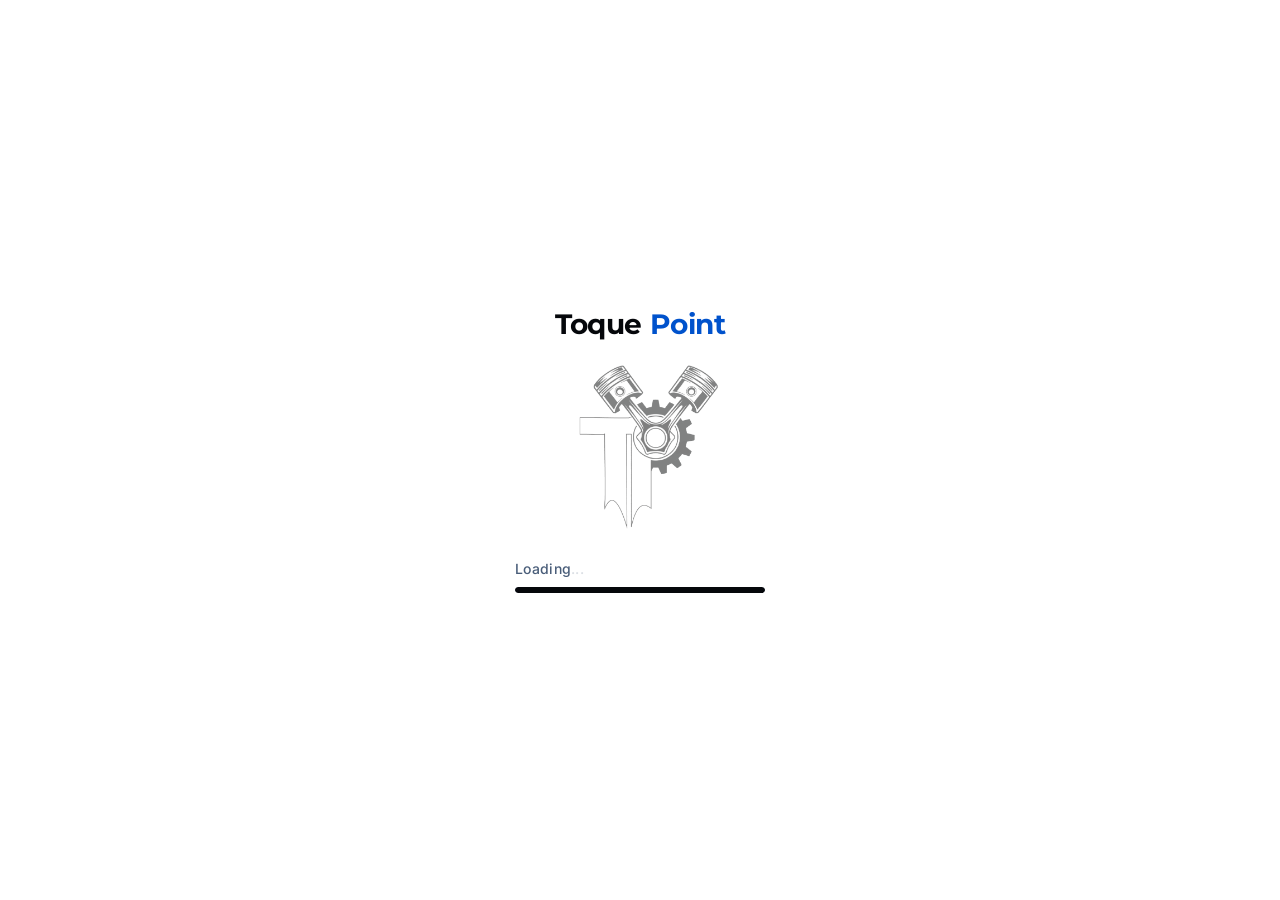
<file: index.html>
<!DOCTYPE html>
<html lang="en">
<head>
    <link rel="icon" type="image/png" href="logo.png">
    <meta charset="UTF-8">
    <meta name="viewport" content="width=device-width, initial-scale=1.0">
    <title>Loading - Torque Point</title>
    
    <!-- Google Fonts Request -->
    <link rel="preconnect" href="https://fonts.googleapis.com">
    <link rel="preconnect" href="https://fonts.gstatic.com" crossorigin>
    <link href="https://fonts.googleapis.com/css2?family=Inter:wght@400;500;600&family=Montserrat:wght@600;700&display=swap" rel="stylesheet">
    
    <style>
        /* Exact color palette variables */
        :root {
            --primary: #0052CC;      /* Cobalt */
            --bg: #FFFFFF;           /* White */
            --surface: #FFFFFF;      /* White */
            --text-main: #05070b;    /* Slate 900 */
            --text-muted: #495d79;   /* Slate 500 */
            --border: #E2E8F0;       /* Slate 200 */
        }

        body, html {
            margin: 0;
            padding: 0;
            height: 100%;
            background-color: var(--bg);
            font-family: 'Inter', sans-serif;
            display: flex;
            flex-direction: column;
            align-items: center;
            justify-content: center;
        }

        .loader-container {
            display: flex;
            flex-direction: column;
            align-items: center;
            padding: 45px 65px;
            border-radius: 12px;
        }

        /* Brand Typography */
        .brand {
            font-family: 'Montserrat', sans-serif;
            font-size: 28px;
            font-weight: 700;
            color: var(--text-main);
            margin-bottom: 20px;
            letter-spacing: -0.5px;
            display: flex;
            align-items: center;
            gap: 8px;
        }

        .brand span {
            color: var(--primary);
        }

        /* Logo Image Style with Initial Low Opacity */
        .system-logo {
            width: 250px;
            height: auto;
            margin-bottom: 25px;
            opacity: 0.5; /* Starts faint (using decimal for standard CSS) */
            transition: opacity 0.4s ease-in-out; /* Smooth fade-in transition */
        }

        /* Class added via JavaScript when loading finishes */
        .system-logo.fade-in {
            opacity: 1; /* Fully visible */
        }

        /* Left-aligned wrapper for text and progress bar */
        .loading-content {
            align-self: flex-start;
            width: 100%;
            display: flex;
            flex-direction: column;
            align-items: flex-start;
        }

        /* Secondary Text & Blinking Dots Animation */
        .loading-text {
            color: var(--text-muted);
            font-size: 14px;
            font-weight: 500;
            margin-bottom: 10px;
            letter-spacing: 0.3px;
        }

        .loading-text .dots span {
            animation: blink 1.4s infinite both;
        }

        .loading-text .dots span:nth-child(2) {
            animation-delay: 0.2s;
        }

        .loading-text .dots span:nth-child(3) {
            animation-delay: 0.4s;
        }

        @keyframes blink {
            0% { opacity: 0.2; }
            20% { opacity: 1; }
            100% { opacity: 0.2; }
        }

        /* Precision Progress Bar */
        .progress-track {
            width: 250px;
            height: 6px;
            background-color: var(--border);
            border-radius: 4px;
            overflow: hidden;
            position: relative;
        }

        .progress-fill {
            position: absolute;
            top: 0;
            left: 0;
            height: 100%;
            background-color: var(--text-main);
            width: 0%;
            border-radius: 4px;
            animation: load 2.5s ease-in-out forwards;
        }

        @keyframes load {
            0% { width: 0%; }
            100% { width: 100%; }
        }
    </style>
</head>
<body>

    <div class="loader-container">
        <!-- Dashboard Brand Name -->
        <div class="brand">
            Toque<span>Point</span>
        </div>
        
        <!-- Logo Image Placed Under Brand Name -->
        <img src="logo.png" alt="System Logo" class="system-logo" id="appLogo">

        <!-- Left Aligned Wrapper for Loading Elements -->
        <div class="loading-content">
            <!-- Loading Text with Blinking Dots -->
            <div class="loading-text">
                Loading<span class="dots"><span>.</span><span>.</span><span>.</span></span>
            </div>
            
            <!-- Progress Track -->
            <div class="progress-track">
                <div class="progress-fill" id="progressFill"></div>
            </div>
        </div>
    </div>

    <script>
        // Trigger opacity increase on the logo right before loading completes (e.g., at 2.2 seconds)
        setTimeout(() => {
            document.getElementById('appLogo').classList.add('fade-in');
        }, 2200);

        // Redirect to your main PHP dashboard after the loading animation completes
        setTimeout(() => {
            window.location.href = 'home/home.php';
        }, 3000); 
    </script>
</body>
</html>
</file>
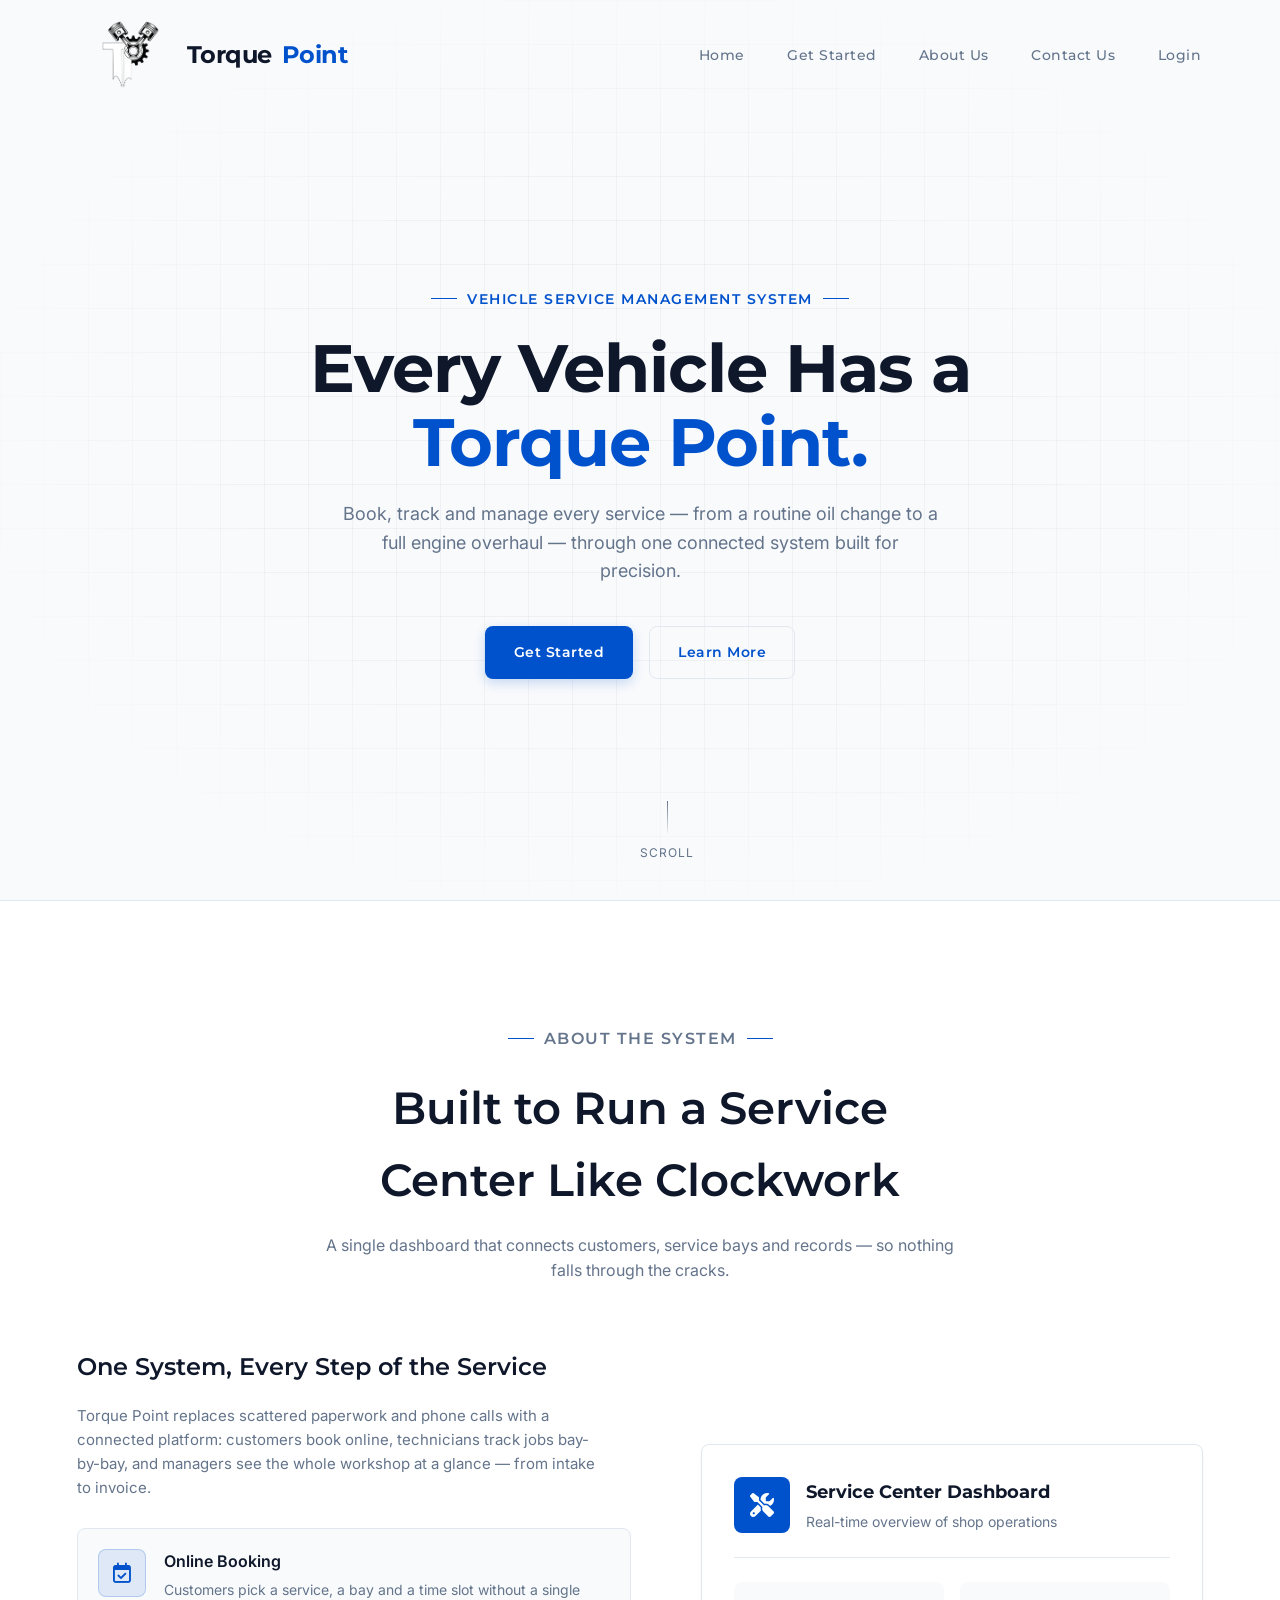
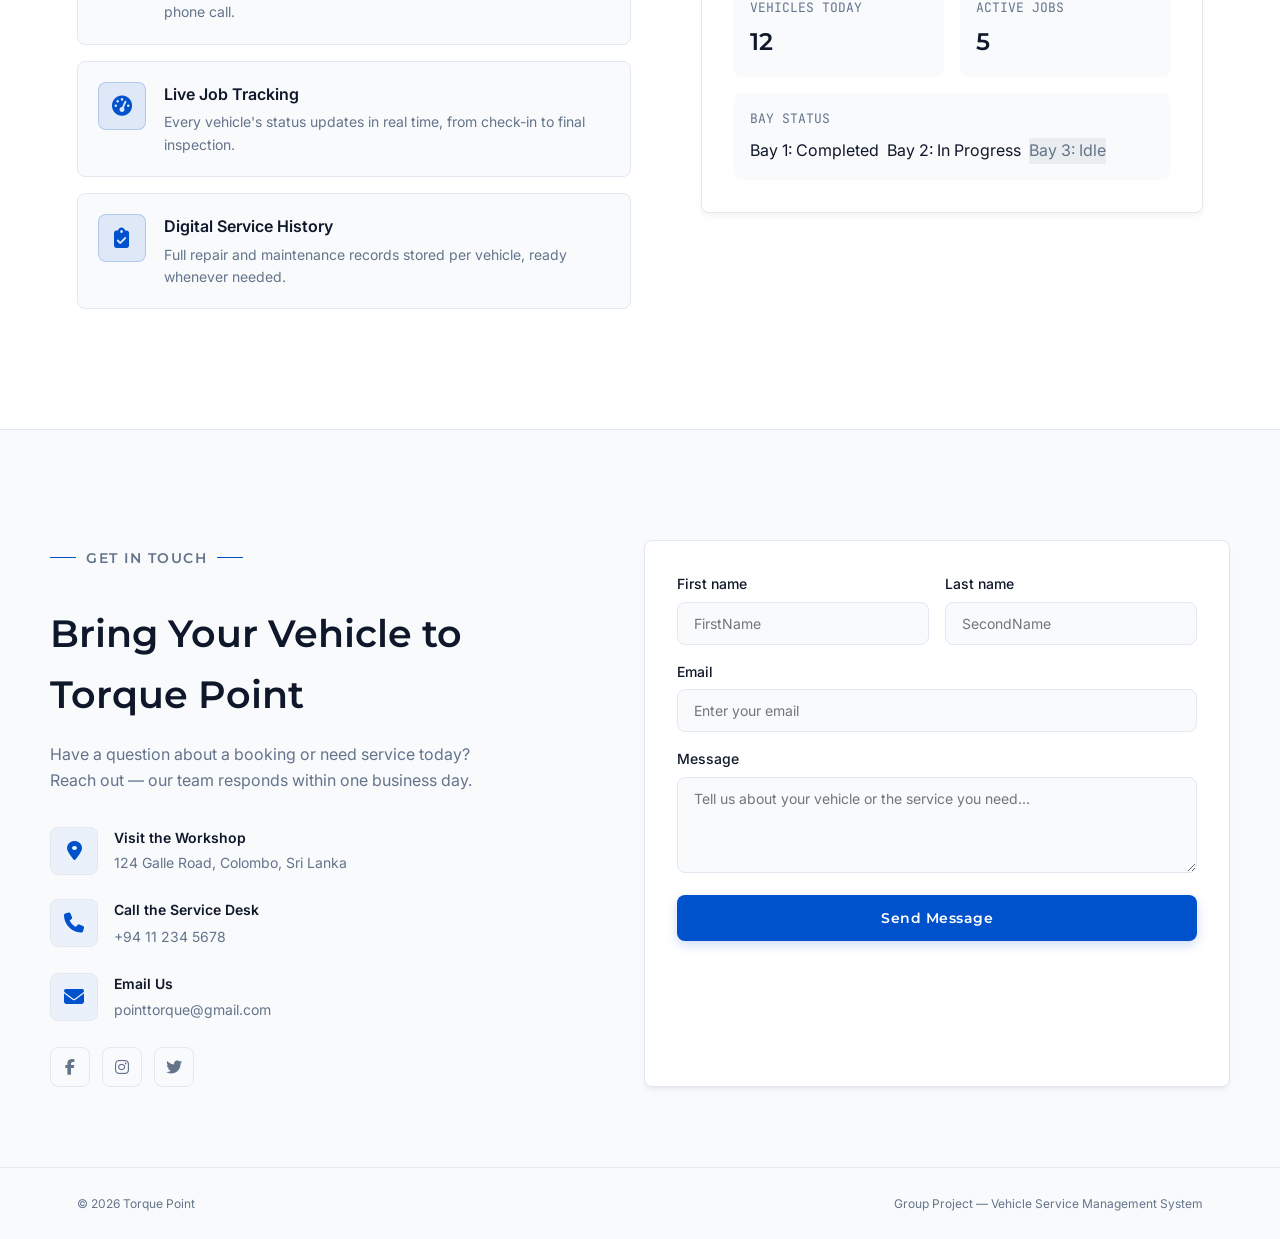
<file: home/home.html>
<!DOCTYPE html>
<html lang="en">
<head>
<meta charset="UTF-8">
<meta name="viewport" content="width=device-width, initial-scale=1.0">
<title>Torque Point | Vehicle Service Management</title>
<link rel="preconnect" href="https://fonts.googleapis.com">
<link rel="preconnect" href="https://fonts.gstatic.com" crossorigin>
<!-- Updated Fonts: Montserrat, Inter, JetBrains Mono -->
<link href="https://fonts.googleapis.com/css2?family=Inter:wght@400;500;600;700&family=JetBrains+Mono:wght@400;500&family=Montserrat:wght@400;500;600;700&display=swap" rel="stylesheet">
<link rel="stylesheet" href="https://cdnjs.cloudflare.com/ajax/libs/font-awesome/6.4.0/css/all.min.css">
<link rel="stylesheet" href="home.css">
</head>
<body>

  <!-- ============ NAVBAR ============ -->
  <header class="navbar" id="navbar">
    <a href="#home" class="logo">
      <!-- Added Logo Image -->
      <img src="../logo.png" alt="Torque Point Logo" class="logo-img">
      Torque<span>Point</span>
    </a>

    <nav class="nav-links" id="navLinks">
      <a href="#home" class="nav-link" data-target="home">Home</a>
      <!-- Both Get Started links point to login.html by default -->
      <a href="../loginPage/login.html" class="nav-link">Get Started</a>
      <a href="#about" class="nav-link" data-target="about">About&nbsp;Us</a>
      <a href="#contact" class="nav-link" data-target="contact">Contact&nbsp;Us</a>
      <!-- Added ID to Login Link -->
      <a href="../loginPage/login.html" class="nav-link" id="loginLink">Login</a>
    </nav>

    <button class="nav-toggle" id="navToggle" aria-label="Toggle navigation menu">
      <span></span><span></span><span></span>
    </button>
  </header>

  <!-- ============ HERO ============ -->
  <section class="hero" id="home">
    <div class="blueprint"></div>

    <div class="hero-content">
      <p class="eyebrow">Vehicle Service Management System</p>
      <h1>Every Vehicle Has a <span class="accent">Torque Point.</span></h1>
      <p class="tagline">Book, track and manage every service — from a routine oil change to a full engine overhaul — through one connected system built for precision.</p>
      <div class="hero-actions">
        <a href="../loginPage/login.html" class="btn btn-primary">Get Started</a>
        <a href="#about" class="btn btn-ghost">Learn More</a>
      </div>
    </div>

    <div class="scroll-cue"><span class="line"></span>Scroll</div>
  </section>

  <!-- ============ ABOUT ============ -->
  <section class="about" id="about">
    <div class="section-head reveal">
      <p class="eyebrow">About the System</p>
      <h2>Built to Run a Service Center Like Clockwork</h2>
      <p>A single dashboard that connects customers, service bays and records — so nothing falls through the cracks.</p>
    </div>

    <div class="about-grid">
      <div class="about-copy reveal">
        <h3>One System, Every Step of the Service</h3>
        <p>Torque Point replaces scattered paperwork and phone calls with a connected platform: customers book online, technicians track jobs bay-by-bay, and managers see the whole workshop at a glance — from intake to invoice.</p>

        <div class="feature-list">
          <div class="feature">
            <div class="feature-icon">
              <i class="fa-regular fa-calendar-check"></i>
            </div>
            <div>
              <h4>Online Booking</h4>
              <p>Customers pick a service, a bay and a time slot without a single phone call.</p>
            </div>
          </div>

          <div class="feature">
            <div class="feature-icon">
              <i class="fa-solid fa-gauge-high"></i>
            </div>
            <div>
              <h4>Live Job Tracking</h4>
              <p>Every vehicle's status updates in real time, from check-in to final inspection.</p>
            </div>
          </div>

          <div class="feature">
            <div class="feature-icon">
              <i class="fa-solid fa-clipboard-check"></i>
            </div>
            <div>
              <h4>Digital Service History</h4>
              <p>Full repair and maintenance records stored per vehicle, ready whenever needed.</p>
            </div>
          </div>
        </div>
      </div>

      <!-- Replaced illustration with a clean contact card -->
      <div class="reveal" style="display:flex; align-items:center;">
        <div style="background: var(--surface); border: 1px solid var(--border-color); border-radius: 8px; padding: 32px; width: 100%; box-shadow: 0 4px 6px -1px rgba(0,0,0,0.05);">
          <div style="display:flex; align-items:center; gap:16px; margin-bottom:24px; padding-bottom:24px; border-bottom:1px solid var(--border-color);">
            <div style="width:56px; height:56px; background:var(--primary); border-radius:8px; display:flex; align-items:center; justify-content:center; color:var(--surface); font-size:24px;">
              <i class="fa-solid fa-screwdriver-wrench"></i>
            </div>
            <div>
              <h4 style="font-family:'Montserrat'; font-size:18px; color:var(--text-main); margin-bottom:4px;">Service Center Dashboard</h4>
              <p style="color:var(--text-muted); font-size:14px;">Real-time overview of shop operations</p>
            </div>
          </div>
          
          <div style="display:grid; grid-template-columns:1fr 1fr; gap:16px;">
            <div style="background:var(--bg-main); padding:16px; border-radius:8px;">
              <div style="font-family:'JetBrains Mono'; font-size:13px; color:var(--text-muted); margin-bottom:4px;">VEHICLES TODAY</div>
              <div style="font-family:'Montserrat'; font-size:24px; font-weight:600; color:var(--text-main);">12</div>
            </div>
            <div style="background:var(--bg-main); padding:16px; border-radius:8px;">
              <div style="font-family:'JetBrains Mono'; font-size:13px; color:var(--text-muted); margin-bottom:4px;">ACTIVE JOBS</div>
              <div style="font-family:'Montserrat'; font-size:24px; font-weight:600; color:var(--text-main);">5</div>
            </div>
          </div>
          
          <div style="margin-top:16px; background:var(--bg-main); padding:16px; border-radius:8px;">
            <div style="font-family:'JetBrains Mono'; font-size:13px; color:var(--text-muted); margin-bottom:8px;">BAY STATUS</div>
            <div style="display:flex; gap:8px; flex-wrap:wrap;">
              <span class="status-badge status-success">Bay 1: Completed</span>
              <span class="status-badge status-warning">Bay 2: In Progress</span>
              <span class="status-badge" style="background:rgba(100, 116, 139, 0.1); color:var(--text-muted);">Bay 3: Idle</span>
            </div>
          </div>
        </div>
      </div>
    </div>
  </section>

  <!-- ============ CONTACT / FOOTER ============ -->
  <footer class="contact-footer" id="contact">
    <div class="contact-grid">
      <div class="contact-info reveal">
        <p class="eyebrow">Get in Touch</p>
        <h2>Bring Your Vehicle to Torque Point</h2>
        <p>Have a question about a booking or need service today? Reach out — our team responds within one business day.</p>

        <div class="info-row">
          <div class="feature-icon"><i class="fa-solid fa-location-dot"></i></div>
          <div><h4>Visit the Workshop</h4><p>124 Galle Road, Colombo, Sri Lanka</p></div>
        </div>

        <div class="info-row">
          <div class="feature-icon"><i class="fa-solid fa-phone"></i></div>
          <div><h4>Call the Service Desk</h4><a href="tel:+94112345678">+94 11 234 5678</a></div>
        </div>

        <div class="info-row">
          <div class="feature-icon"><i class="fa-solid fa-envelope"></i></div>
          <div><h4>Email Us</h4><a href="pointtorque@gmail.com">pointtorque@gmail.com</a></div>
        </div>

        <div class="social-row">
          <a href="#" aria-label="Facebook"><i class="fa-brands fa-facebook-f"></i></a>
          <a href="#" aria-label="Instagram"><i class="fa-brands fa-instagram"></i></a>
          <a href="#" aria-label="Twitter"><i class="fa-brands fa-twitter"></i></a>
        </div>
      </div>

      <form class="contact-form reveal" onsubmit="event.preventDefault(); alert('Thanks — your message has been noted. (Demo form: connect to backend to send.)');">
        <div class="form-row">
          <div class="field"><label for="fname">First name</label><input id="fname" type="text" placeholder="FirstName" required></div>
          <div class="field"><label for="lname">Last name</label><input id="lname" type="text" placeholder="SecondName" required></div>
        </div>
        <div class="form-row">
          <div class="field full"><label for="email">Email</label><input id="email" type="email" placeholder="Enter your email" required></div>
        </div>
        <div class="form-row">
          <div class="field full"><label for="msg">Message</label><textarea id="msg" placeholder="Tell us about your vehicle or the service you need..." required></textarea></div>
        </div>
        <button type="submit" class="btn btn-primary">Send Message</button>
      </form>
    </div>

    <div class="footer-bottom">
      <span>&copy; <span id="year"></span> Torque Point</span>
      <span>Group Project — Vehicle Service Management System</span>
    </div>
  </footer>

<script src="home.js"></script>
</body>
</html>
</file>
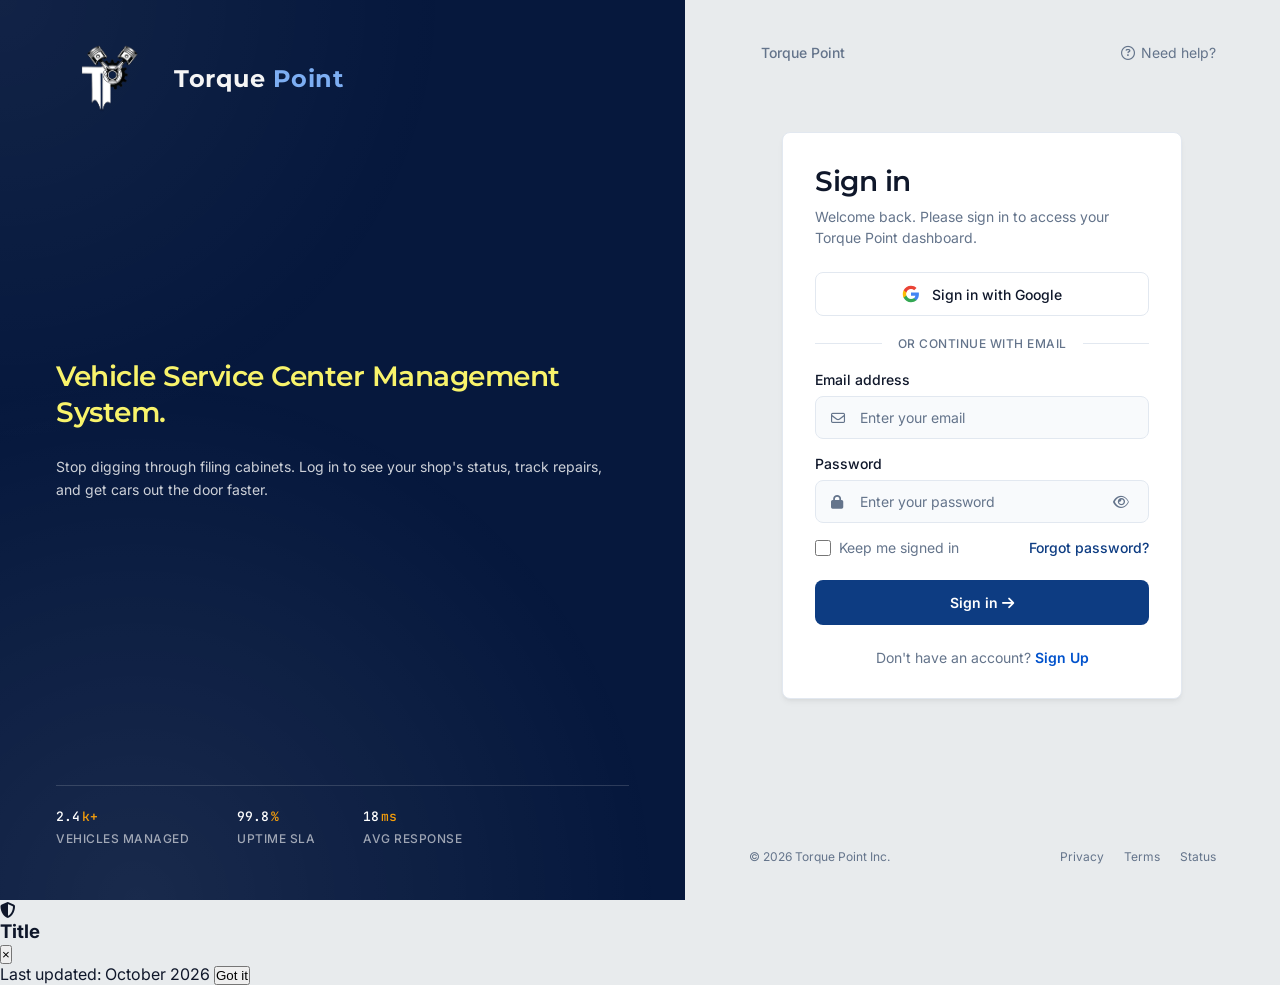
<file: loginPage/login.html>
<!DOCTYPE html>
<html lang="en">
<head>
    <link rel="icon" type="image/png" href="../logo.png">
    <meta charset="UTF-8">
    <meta name="viewport" content="width=device-width, initial-scale=1.0">
    <title>Torque Point — Sign in</title>
    <link rel="preconnect" href="https://fonts.googleapis.com">
    <link rel="preconnect" href="https://fonts.gstatic.com" crossorigin>
    <!-- Updated Fonts: Montserrat, Inter, JetBrains Mono -->
    <link href="https://fonts.googleapis.com/css2?family=Inter:wght@400;500;600;700&family=JetBrains+Mono:wght@400;500&family=Montserrat:wght@400;500;600;700&display=swap" rel="stylesheet">
    <link rel="stylesheet" href="https://cdnjs.cloudflare.com/ajax/libs/font-awesome/6.4.0/css/all.min.css">
    <link rel="stylesheet" href="login.css">
</head>
<body>
    <div class="split-container">
        <!-- ===== LEFT PANEL ===== -->
        <div class="left-panel">
            <div class="left-content">
                <div class="brand fade-up">
                    <div class="brand-logo">
                        <img src="../logo.png" alt="logo" class="brand-logo-img" id="appLogo">
                    </div>
                    <!-- Box under/around the logo text -->
                    <div class="brand-name-box">
                        <!-- Removed extra spaces between Torque and Point -->
                        <div class="brand-name">Torque <span>Point</span></div>
                    </div>
                </div>

                <div class="hero-content">
                    <h1 class="tagline fade-up">
                        Vehicle Service Center Management System.
                    </h1>
                    <p class="feature-desc fade-up">
                       Stop digging through filing cabinets. Log in to see your shop's status, track repairs, and get cars out the door faster.
                    </p>
                </div>

                <!-- Moved stats-row outside hero-content to pin to bottom -->
                <div class="stats-row fade-up">
                    <div class="stat-item">
                        <div class="stat-value">
                            <span data-counter="2.4">0</span>
                            <span class="suffix">k+</span>
                        </div>
                        <div class="stat-label">Vehicles managed</div>
                    </div>
                    <div class="stat-item">
                        <div class="stat-value">
                            <span data-counter="99.8">0</span>
                            <span class="suffix">%</span>
                        </div>
                        <div class="stat-label">Uptime SLA</div>
                    </div>
                    <div class="stat-item">
                        <div class="stat-value">
                            <span data-counter="18">0</span>
                            <span class="suffix">ms</span>
                        </div>
                        <div class="stat-label">Avg response</div>
                    </div>
                </div>
            </div>
        </div>

        <!-- ===== RIGHT PANEL ===== -->
        <div class="right-panel">
            <div class="top-bar fade-up">
                <div class="portal-selector">
                    Torque Point
                </div>
                <a href="#" class="help-link tooltip-link">
                    <i class="fa-regular fa-circle-question"></i>
                    Need help?
                </a>
            </div>

            <div class="form-container">
                <h2 class="form-title fade-up">Sign in</h2>
                <p class="form-subtitle fade-up">Welcome back. Please sign in to access your Torque Point dashboard.</p>

                <button class="google-btn fade-up" id="google-btn">
                    <svg class="google-icon" viewBox="0 0 24 24">
                        <path fill="#4285F4" d="M22.56 12.25c0-.78-.07-1.53-.2-2.25H12v4.26h5.92c-.26 1.37-1.04 2.53-2.21 3.31v2.77h3.57c2.08-1.92 3.28-4.74 3.28-8.09z"/>
                        <path fill="#34A853" d="M12 23c2.97 0 5.46-.98 7.28-2.66l-3.57-2.77c-.98.66-2.23 1.06-3.71 1.06-2.86 0-5.29-1.93-6.16-4.53H2.18v2.84C3.99 20.53 7.7 23 12 23z"/>
                        <path fill="#FBBC05" d="M5.84 14.09c-.22-.66-.35-1.36-.35-2.09s.13-1.43.35-2.09V7.07H2.18C1.43 8.55 1 10.22 1 12s.43 3.45 1.18 4.93l2.85-2.22.81-.62z"/>
                        <path fill="#EA4335" d="M12 5.38c1.62 0 3.06.56 4.21 1.64l3.15-3.15C17.45 2.09 14.97 1 12 1 7.7 1 3.99 3.47 2.18 7.07l3.66 2.84c.87-2.6 3.3-4.53 6.16-4.53z"/>
                    </svg>
                    Sign in with Google
                </button>

                <div class="divider fade-up">or continue with email</div>

                <form id="login-form" class="fade-up">
                    <div class="form-group">
                        <label class="form-label" for="email">Email address</label>
                        <div class="input-wrapper">
                            <input type="email" id="email" class="form-input" placeholder="Enter your email" required autocomplete="email">
                            <i class="fa-regular fa-envelope input-icon"></i>
                        </div>
                    </div>

                    <div class="form-group">
                        <label class="form-label" for="password">Password</label>
                        <div class="input-wrapper">
                            <input type="password" id="password" class="form-input" placeholder="Enter your password" required autocomplete="current-password">
                            <i class="fa-solid fa-lock input-icon"></i>
                            <button type="button" class="password-toggle" id="password-toggle" aria-label="Toggle password visibility">
                                <i class="fa-regular fa-eye"></i>
                            </button>
                        </div>
                    </div>

                    <div class="form-row">
                        <label class="remember-me">
                            <input type="checkbox" id="remember">
                            Keep me signed in
                        </label>
                        <a href="#" class="forgot-link">Forgot password?</a>
                    </div>

                    <button type="submit" class="sign-in-btn" id="sign-in-btn">
                        <span class="btn-content">
                            Sign in
                            <i class="fa-solid fa-arrow-right arrow"></i>
                        </span>
                        <span class="spinner"></span>
                    </button>
                    
                    <div class="login-link" style="text-align: center; margin-top: 24px; font-size: 14px; color: #64748B;">
                        Don't have an account? <a href="register.php" style="color: #0052CC; text-decoration: none; font-weight: 600;">Sign Up</a>
                    </div>

                </form>
            </div>

            <div class="right-footer">
                <span>© 2026 Torque Point Inc.</span>
                <div class="links">
    <a href="#" class="tooltip-link" data-popup="privacy">Privacy
    </a>
    <a href="#" class="tooltip-link" data-popup="terms">Terms
    </a>
    <a href="#" class="tooltip-link" data-popup="status">Status
    </a>
</div>
            </div>
        </div>
    </div>
     <div class="popup-overlay" id="popupOverlay">
    <div class="popup-card" role="dialog" aria-modal="true" aria-labelledby="popupTitle">
        <div class="popup-header">
            <div class="popup-icon"><i id="popupIcon" class="fa-solid fa-shield-halved"></i></div>
            <h3 id="popupTitle">Title</h3>
            <button class="popup-close" id="popupClose" aria-label="Close">&times;</button>
        </div>
        <div class="popup-body" id="popupBody"></div>
        <div class="popup-footer">
            <span id="popupUpdated">Last updated: October 2026</span>
            <button class="popup-ok" id="popupOk">Got it</button>
        </div>
    </div>
</div>
    <div class="toast-container" id="toast-container"></div>

    <!-- Google Identity Services -->
    <script src="https://accounts.google.com/gsi/client" async defer></script>
    <script src="login.js"></script>
</body>
</html>
</file>
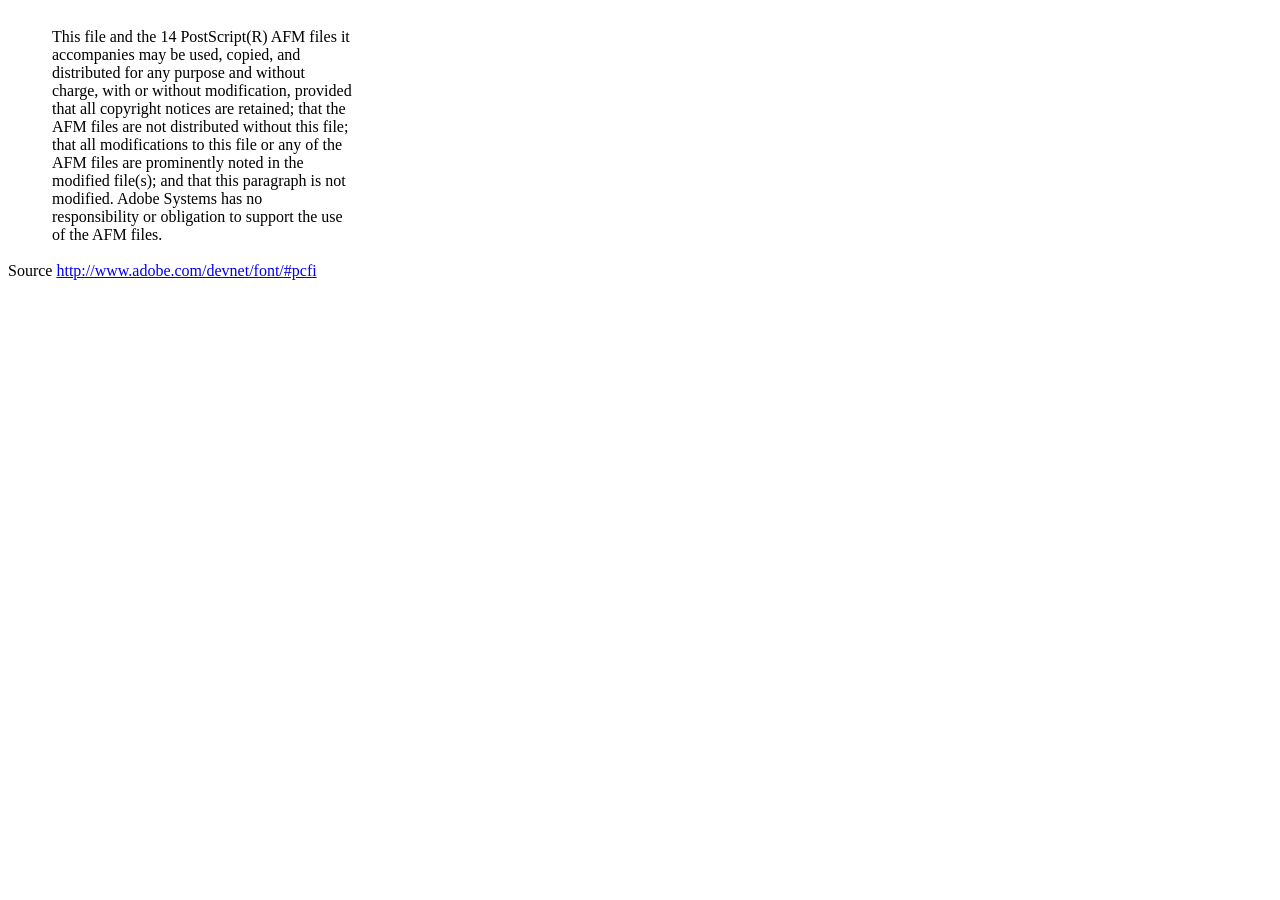
<file: dompdf/vendor/dompdf/dompdf/lib/fonts/mustRead.html>
<html>
	<head>
		<meta http-equiv="content-type" content="text/html;charset=iso-8859-1">
		<meta name="generator" content="Adobe GoLive 4">
		<title>Core 14 AFM Files - ReadMe</title>
	</head>
	<body bgcolor="white">
		<font color="white">or</font>
		<table border="0" cellpadding="0" cellspacing="2">
			<tr>
				<td width="40"></td>
				<td width="300">This file and the 14 PostScript(R) AFM files it accompanies may be used, copied, and distributed for any purpose and without charge, with or without modification, provided that all copyright notices are retained; that the AFM files are not distributed without this file; that all modifications to this file or any of the AFM files are prominently noted in the modified file(s); and that this paragraph is not modified. Adobe Systems has no responsibility or obligation to support the use of the AFM files. <font color="white">Col</font></td>
			</tr>
		</table>
		<p>Source <a href="http://www.adobe.com/devnet/font/#pcfi">http://www.adobe.com/devnet/font/#pcfi</a></p>
</body>
</html>
</file>
<file: home/home.css>
:root{
    /* Industrial Precision Color Palette */
    --primary: #0052CC;          /* Cobalt */
    --primary-hover: #0042A5;
    --bg-main: #F8FAFC;          /* Slate 50 */
    --surface: #FFFFFF;          /* White */
    --text-main: #0F172A;        /* Slate 900 */
    --text-muted: #64748B;       /* Slate 500 */
    --success: #10B981;          /* Emerald */
    --warning: #F59E0B;          /* Amber */
    --danger: #EF4444;           /* Rose */
    
    /* Component Colors */
    --border-color: #E2E8F0;     /* Slate 200 */
    --input-bg: #F8FAFC;
  }

  *{ margin:0; padding:0; box-sizing:border-box; }
  html{ scroll-behavior:smooth; }

  body{
    background:var(--bg-main);
    color:var(--text-main);
    font-family:'Inter', sans-serif;
    line-height:1.6;
    overflow-x:hidden;
    -webkit-font-smoothing: antialiased;
  }

  h1,h2,h3,.eyebrow,.logo,.nav-links a,.btn{ font-family:'Montserrat', sans-serif; }

  a{ color:inherit; text-decoration:none; }
  ul{ list-style:none; }
  img{ max-width:100%; display:block; }

  ::selection{ background:var(--primary); color:var(--surface); }

  a:focus-visible, button:focus-visible{
    outline:2px solid var(--primary);
    outline-offset:3px;
  }

  @media (prefers-reduced-motion: reduce){
    *{ animation-duration:0.001ms !important; animation-iteration-count:1 !important; transition-duration:0.001ms !important; scroll-behavior:auto !important; }
  }

  /* ============ NAVBAR ============ */
  .navbar{
    position:fixed; top:0; left:0; right:0; z-index:1000;
    display:flex; align-items:center; justify-content:space-between;
    padding:20px 6%;
    transition:background .35s ease, padding .35s ease, box-shadow .35s ease, border-color .35s ease;
    border-bottom:1px solid transparent;
  }
  .navbar.scrolled{
    background:rgba(237, 234, 234, 0.74);
    backdrop-filter:blur(10px);
    padding:14px 6%;
    border-bottom:1px solid var(--border-color);
    box-shadow:0 4px 6px -1px rgba(0, 0, 0, 0.05);
  }

  .logo{
    display:flex; align-items:center; gap:10px;
    font-size:24px; font-weight:700; letter-spacing:-0.5px;
    color:var(--text-main);
  }
  
  /* Added styling for the logo image */
  .logo-img{
    width: 100px; 
    object-fit:contain;
    border-radius:8px;
  }
  
  .logo span{ color:var(--primary); }

  /* Added flex-wrap: nowrap and white-space: nowrap for Edge compatibility */
  .nav-links{ 
      display:flex; 
      gap:2.4rem; 
      align-items:center; 
      flex-wrap: nowrap; 
      white-space: nowrap; 
  }
  .nav-links a{
    position:relative;
    font-size:14px; font-weight:500; letter-spacing:0.5px;
    color:var(--text-muted);
    padding:6px 2px;
    transition:color .25s ease;
  }
  .nav-links a::after{
    content:''; position:absolute; left:0; bottom:-2px;
    width:0; height:2px; background:var(--primary);
    transition:width .3s ease;
  }
  .nav-links a:hover{ color:var(--text-main); }
  .nav-links a:hover::after{ width:100%; }

  .nav-toggle{
    display:none; flex-direction:column; gap:5px; background:none; border:none; cursor:pointer; padding:6px;
  }
  .nav-toggle span{ width:26px; height:2px; background:var(--text-main); border-radius:2px; }

  /* ============ HERO ============ */
  .hero{
    position:relative;
    min-height:100vh;
    display:flex; align-items:center; justify-content:center;
    text-align:center;
    padding:120px 6% 60px;
    overflow:hidden;
    background:var(--bg-main);
  }

  .blueprint{
    position:absolute; inset:0;
    background-image:
      linear-gradient(rgba(15, 23, 42, 0.04) 1px, transparent 1px),
      linear-gradient(90deg, rgba(15, 23, 42, 0.04) 1px, transparent 1px);
    background-size:44px 44px;
    mask-image:radial-gradient(ellipse at center, black 40%, transparent 78%);
    z-index:1;
  }

  .hero-content{ position:relative; z-index:2; max-width:820px; }

  .eyebrow{
    display:inline-flex; align-items:center; gap:10px;
    font-size:14px; letter-spacing:1.5px; text-transform:uppercase;
    color:var(--primary); margin-bottom:22px; font-weight:600;
    opacity:0; animation:fadeUp .8s ease forwards;
  }
  .eyebrow::before, .eyebrow::after{ content:''; width:26px; height:1px; background:var(--primary); }

  .hero h1{
    font-size:clamp(2.8rem, 6vw, 4.2rem);
    font-weight:700; line-height:1.1; letter-spacing:-1px;
    margin-bottom:20px; color:var(--text-main);
    opacity:0; animation:fadeUp .9s ease forwards; animation-delay:.12s;
  }
  .hero h1 .accent{ color:var(--primary); }

  .tagline{
    font-size:18px;
    color:var(--text-muted); font-weight:400;
    max-width:600px; margin:0 auto 40px;
    opacity:0; animation:fadeUp .9s ease forwards; animation-delay:.24s;
  }

  .hero-actions{
    display:flex; gap:16px; justify-content:center; flex-wrap:wrap;
    opacity:0; animation:fadeUp .9s ease forwards; animation-delay:.36s;
  }

  .btn{
    font-size:14px; font-weight:600; letter-spacing:0.5px;
    padding:14px 28px; border-radius:8px; border:1px solid transparent;
    cursor:pointer; transition:transform .25s ease, box-shadow .25s ease, background .25s ease;
    display:inline-block;
  }
  .btn-primary{
    background:var(--primary); color:var(--surface);
    box-shadow:0 4px 12px rgba(0, 82, 204, 0.2);
  }
  .btn-primary:hover{ background:var(--primary-hover); transform:translateY(-2px); box-shadow:0 8px 16px rgba(0, 82, 204, 0.25); }

  .btn-ghost{
    background:transparent; color:var(--primary); border-color:var(--border-color);
  }
  .btn-ghost:hover{ border-color:var(--primary); background:var(--surface); transform:translateY(-2px); }

  @keyframes fadeUp{
    from{ opacity:0; transform:translateY(22px); }
    to{ opacity:1; transform:translateY(0); }
  }

  .scroll-cue{
    position:absolute; bottom:38px; left:50%; transform:translateX(-50%);
    display:flex; flex-direction:column; align-items:center; gap:8px;
    color:var(--text-muted); font-size:12px; letter-spacing:1px; text-transform:uppercase;
    opacity:0; animation:fadeUp .9s ease forwards; animation-delay:.6s;
    z-index:2;
  }
  .scroll-cue .line{ width:1px; height:34px; background:linear-gradient(var(--text-muted), transparent); animation:pulseLine 1.8s ease-in-out infinite; }
  @keyframes pulseLine{ 0%,100%{ opacity:.3; } 50%{ opacity:1; } }

  /* ============ SECTION SHARED ============ */
  section{ padding:120px 6%; position:relative; }
  .section-head{ text-align:center; max-width:640px; margin:0 auto 64px; }
  .section-head .eyebrow{ justify-content:center; }
  .section-head h2{ font-size:clamp(2rem, 4vw, 2.8rem); font-weight:600; margin-bottom:16px; color:var(--text-main); }
  .section-head p{ color:var(--text-muted); font-size:16px; }

  /* Reveal Animation Fix */
  .reveal { 
      opacity: 1 !important; /* Forces it to be visible */
      transform: none !important; /* Removes the sliding animation */
  }
  .reveal.in { 
      opacity: 1; 
      transform: none; 
  }

  /* ============ ABOUT ============ */
  .about{ background:var(--surface); border-top:1px solid var(--border-color); border-bottom:1px solid var(--border-color); }

  .about-grid{
    display:grid; grid-template-columns:1.05fr 0.95fr; gap:70px; align-items:center;
    max-width:1180px; margin:0 auto;
  }
  @media (max-width:900px){ .about-grid{ grid-template-columns:1fr; gap:50px; } }

  .about-copy h3{ font-size:24px; font-weight:600; margin-bottom:18px; color:var(--text-main); }
  .about-copy p{ color:var(--text-muted); margin-bottom:28px; max-width:520px; font-size:15px; }

  .feature-list{ display:flex; flex-direction:column; gap:16px; }
  .feature{
    display:flex; gap:18px; align-items:flex-start;
    padding:20px; border-radius:8px; border:1px solid var(--border-color);
    background:var(--bg-main);
    transition:border-color .3s ease, box-shadow .3s ease, transform .3s ease;
  }
  .feature:hover{ border-color:var(--primary); box-shadow:0 4px 6px -1px rgba(0, 0, 0, 0.05); transform:translateY(-2px); }

  .feature-icon{
    flex-shrink:0; width:48px; height:48px; border-radius:8px;
    background:rgba(0, 82, 204, 0.1); border:1px solid rgba(0, 82, 204, 0.2);
    display:flex; align-items:center; justify-content:center;
    color:var(--primary); font-size:20px;
  }

  .feature h4{ font-size:16px; font-weight:600; margin-bottom:4px; color:var(--text-main); font-family:'Inter', sans-serif; }
  .feature p{ color:var(--text-muted); font-size:14px; margin:0; }

  /* ============ CONTACT / FOOTER ============ */
  .contact-footer{
    background:var(--bg-main);
    padding-top:110px;
  }

  .contact-grid{
    display:grid; grid-template-columns:1fr 1fr; gap:70px;
    max-width:1180px; margin:0 auto 80px;
  }
  @media (max-width:860px){ .contact-grid{ grid-template-columns:1fr; gap:50px; } }

  .contact-info h2{ font-size:clamp(1.8rem,3.4vw,2.4rem); font-weight:600; margin-bottom:16px; color:var(--text-main); }
  .contact-info > p{ color:var(--text-muted); margin-bottom:34px; max-width:440px; }

  .info-row{ display:flex; gap:16px; align-items:flex-start; margin-bottom:24px; }
  .info-row .feature-icon{ background:rgba(0, 82, 204, 0.05); border-color:var(--border-color); color:var(--primary); }
  .info-row h4{ font-size:14px; font-weight:600; margin-bottom:2px; color:var(--text-main); font-family:'Inter', sans-serif; }
  .info-row p, .info-row a{ color:var(--text-muted); font-size:14px; }
  .info-row a:hover{ color:var(--primary); }

  .social-row{ display:flex; gap:12px; margin-top:10px; }
  .social-row a{
    width:40px; height:40px; border-radius:8px; border:1px solid var(--border-color);
    display:flex; align-items:center; justify-content:center;
    color:var(--text-muted); font-size:16px;
    transition:border-color .25s ease, transform .25s ease, color .25s ease;
  }
  .social-row a:hover{ border-color:var(--primary); color:var(--primary); transform:translateY(-3px); }

  .contact-form{
    background:var(--surface); border:1px solid var(--border-color); border-radius:8px; padding:32px;
    box-shadow:0 4px 6px -1px rgba(0, 0, 0, 0.05), 0 2px 4px -2px rgba(0, 0, 0, 0.05);
  }
  .form-row{ display:grid; grid-template-columns:1fr 1fr; gap:16px; margin-bottom:16px; }
  @media (max-width:520px){ .form-row{ grid-template-columns:1fr; } }

  .field{ display:flex; flex-direction:column; gap:6px; }
  .field.full{ grid-column:1 / -1; }
  .field label{ font-size:14px; color:var(--text-main); font-weight:500; }
  .field input, .field textarea{
    background:var(--input-bg); border:1px solid var(--border-color); border-radius:8px;
    padding:12px 16px; color:var(--text-main); font-family:'Inter', sans-serif; font-size:14px;
    transition:border-color .25s ease, box-shadow .25s ease;
  }
  .field input:focus, .field textarea:focus{ outline:none; border-color:var(--primary); box-shadow:0 0 0 3px rgba(0, 82, 204, 0.1); }
  .field textarea{ resize:vertical; min-height:96px; }

  .contact-form .btn-primary{ width:100%; margin-top:6px; border:none; }

  .footer-bottom{
    border-top:1px solid var(--border-color);
    padding:26px 6%;
    display:flex; justify-content:space-between; align-items:center; flex-wrap:wrap; gap:12px;
    color:var(--text-muted); font-size:12px;
  }

  @media (max-width:820px){
    .nav-links{
      position:fixed; top:0; right:0; height:100vh; width:min(78vw,320px);
      background:var(--surface); flex-direction:column; justify-content:center; align-items:flex-start;
      padding:40px; gap:1.8rem;
      transform:translateX(100%); transition:transform .4s ease;
      border-left:1px solid var(--border-color);
      box-shadow:-10px 0 20px rgba(0,0,0,0.1);
      flex-wrap: wrap; /* Allow wrapping inside the mobile menu */
      white-space: normal;
    }
    .nav-links.open{ transform:translateX(0); }
    .nav-toggle{ display:flex; z-index:1100; }
  }

  /* ============ AVATAR DROPDOWN ============ */
  .avatar-dropdown { 
      position: relative; 
      display: flex; 
      align-items: center; 
      margin-left: 10px; 
      flex-shrink: 0; /* Prevents avatar from squishing on smaller screens */
  }
  .header-avatar { 
      width: 36px; height: 36px; background: var(--primary); color: white; border-radius: 50%; 
      display: flex; align-items: center; justify-content: center; font-family: 'Montserrat', sans-serif; 
      font-weight: 700; font-size: 14px; cursor: pointer; border: 2px solid transparent; transition: 0.2s; 
  }
  .header-avatar:hover { border-color: var(--primary-hover); }
  .dropdown-menu { 
      position: absolute; top: 120%; right: 0; background: var(--surface); 
      border: 1px solid var(--border-color); border-radius: 8px; box-shadow: 0 4px 6px rgba(0,0,0,0.1); 
      min-width: 160px; z-index: 1000; display: none; flex-direction: column; overflow: hidden;
  }
  .dropdown-menu a { 
      padding: 12px 16px; text-decoration: none; color: var(--text-main); font-size: 14px; font-weight: 500; 
      display: flex; align-items: center; gap: 10px; border-bottom: 1px solid var(--border-color); transition: 0.2s; 
  }
  .dropdown-menu a:last-child { border-bottom: none; }
  .dropdown-menu a:hover { background: var(--bg-main); color: var(--primary); }
  .dropdown-menu a.logout-link:hover { color: var(--danger); }
</file>
<file: loginPage/login.css>
:root {
    /* Industrial Precision Color Palette */
    --primary: #0d3c82;          /* Cobalt */
    --primary-hover: #111925;
    --bg-main: #e8ebed;          /* Slate 50 */
    --surface: #ffffff;          /* White */
    --text-main: #0F172A;        /* Slate 900 */
    --text-muted: #64748B;       /* Slate 500 */
    --success: #10B981;          /* Emerald */
    --warning: #F59E0B;          /* Amber */
    --danger: #7b0d0d;           /* Rose */
    /* Component Colors */
    --border-color: #E2E8F0;
    --input-bg: #F8FAFC;
    --pointColor: #7daef3;
}

* {
    margin: 0;
    padding: 0;
    box-sizing: border-box;
}

body {
    font-family: 'Inter', sans-serif;
    background: var(--bg-main);
    color: var(--text-main);
    overflow: hidden;
    height: 100vh;
    -webkit-font-smoothing: antialiased;
}

.split-container {
    display: grid;
    grid-template-columns: 1.15fr 1fr;
    height: 100vh;
    width: 100%;
}

/* ===== LEFT PANEL ===== */
.left-panel {
    position: relative;
    background: radial-gradient(ellipse at 70% 50%, #06183d 0%, #06183d 60%, #06183d 100%);
    overflow: hidden;
    display: flex;
    flex-direction: column;
    padding: 44px 56px;
}

.left-panel::before {
    content: "";
    position: absolute;
    inset: 0;
    background: 
        radial-gradient(circle at 20% 100%, rgba(255, 255, 255, 0.08) 0%, transparent 50%),
        radial-gradient(circle at 0% 0%, rgba(255, 255, 255, 0.05) 0%, transparent 40%);
    z-index: 2;
    pointer-events: none;
}

.left-content {
    position: relative;
    z-index: 3;
    display: flex;
    flex-direction: column;
    height: 100%;
}

.brand {
    display: flex;
    align-items: center;
    gap: 8px; /* Reduced gap from 16px to 8px */
}

.brand-logo {
    width: 100px;
    border-radius: 8px;
    /* background: var(--surface); */
    /* border: 1px solid rgba(255, 255, 255, 0.2); */
    /* box-shadow: 0 4px 6px -1px rgba(0, 0, 0, 0.1), 0 2px 4px -1px rgba(0, 0, 0, 0.06); */
    display: flex;
    align-items: center;
    justify-content: center;
    overflow: hidden;
}

.brand-logo-img {
    width: 100%;
    height: 100%;
    object-fit: contain;
}

/* New Box Under/Next to Logo for Text */
.brand-name-box {
    /* background: var(--surface); */
    padding: 10px ;
    border-radius: 8px;
    /* border: 1px solid rgba(255, 255, 255, 0.2); */
    /* box-shadow: 0 4px 6px -1px rgba(0, 0, 0, 0.1), 0 2px 4px -1px rgba(0, 0, 0, 0.06); */
}

.brand-name {
    font-family: 'Montserrat', sans-serif;
    font-weight: 700; /* Bold */
    font-size: 24px; /* Guideline size */
    letter-spacing: 0.5px;
    color: whitesmoke; /* Black / Slate 900 for "Torque" */
}

.brand-name span {
    color: var(--pointColor); /* Blue / Cobalt for "Point" */
}

.hero-content {
    margin-top: auto; /* Pushes text to center */
    margin-bottom: 40px; /* Space between text and stats */
    max-width: 580px;
}

.tagline {
    font-family: 'Montserrat', sans-serif;
    font-size: 28px; 
    line-height: 1.3;
    font-weight: 600; 
    letter-spacing: -0.5px;
    margin-top: 0; /* Removed artificial top margin */
    margin-bottom: 24px;
    color: rgb(248, 243, 107);
}

.feature-desc {
    font-family: 'Inter', sans-serif;
    font-size: 14px; 
    line-height: 1.65;
    color: rgba(255, 255, 255, 0.8);
    max-width: 700px;
    font-weight: 400; 
}

.stats-row {
    display: flex;
    gap: 48px;
    margin-top: auto; /* Pushes stats to the bottom */
    padding-top: 24px;
    padding-bottom: 10px; /* Keeps it slightly off the absolute edge */
    border-top: 1px solid rgba(255, 255, 255, 0.15);
}

.stat-item .stat-value {
    font-family: 'JetBrains Mono', monospace; 
    font-size: 13px; 
    font-weight: 500;
    color: var(--surface);
    display: flex;
    align-items: baseline;
    gap: 2px;
    line-height: 1;
}

.stat-item .stat-value .suffix {
    font-size: 13px;
    color: var(--warning); 
    font-weight: 500;
}

.stat-item .stat-label {
    font-family: 'Inter', sans-serif;
    font-size: 12px;
    color: rgba(255, 255, 255, 0.6);
    margin-top: 8px;
    text-transform: uppercase;
    letter-spacing: 0.5px;
    font-weight: 500;
}

/* ===== RIGHT PANEL ===== */
.right-panel {
    background: var(--bg-main); 
    color: var(--text-main);
    display: flex;
    flex-direction: column;
    padding: 36px 64px;
    position: relative;
}

.top-bar {
    display: flex;
    justify-content: space-between;
    align-items: center;
}

.portal-selector {
    display: flex;
    align-items: center;
    gap: 8px;
    padding: 8px 14px 8px 12px;
    /* border: 1px solid var(--border-color); */
    border-radius: 8px;
    font-family: 'Inter', sans-serif;
    font-size: 14px;
    color: var(--text-muted);
    /* cursor: pointer; */
    transition: all 0.2s;
    font-weight: 500;
    /* background: var(--surface); */
}

.portal-selector:hover {
    border-color: var(--primary);
    color: var(--text-muted);
}

.help-link {
    font-family: 'Inter', sans-serif;
    font-size: 14px;
    color: var(--text-muted);
    text-decoration: none;
    display: flex;
    align-items: center;
    gap: 6px;
    transition: color 0.2s;
}

.help-link:hover {
    color: var(--primary);
}

.form-container {
    max-width: 400px;
    width: 100%;
    margin: auto auto;
    padding: 32px;
    background: var(--surface); 
    border-radius: 8px;
    border: 1px solid var(--border-color);
    box-shadow: 0 4px 6px -1px rgba(0, 0, 0, 0.05), 0 2px 4px -2px rgba(0, 0, 0, 0.05);
}

.form-title {
    font-family: 'Montserrat', sans-serif;
    font-size: 28px; 
    font-weight: 600; 
    letter-spacing: -0.5px;
    margin-bottom: 8px;
    line-height: 1.2;
    color: var(--text-main);
}

.form-subtitle {
    font-family: 'Inter', sans-serif;
    color: var(--text-muted);
    font-size: 14px; 
    margin-bottom: 24px;
    line-height: 1.5;
}

.google-btn {
    width: 100%;
    padding: 12px;
    background: var(--surface); 
    border: 1px solid var(--border-color);
    border-radius: 8px;
    font-family: 'Inter', sans-serif;
    font-size: 14px;
    font-weight: 500;
    color: var(--text-main);
    cursor: pointer;
    display: flex;
    align-items: center;
    justify-content: center;
    gap: 12px;
    transition: all 0.2s ease;
}

.google-btn:hover {
    background: var(--bg-main);
    border-color: var(--text-muted);
}

.google-btn:active {
    transform: translateY(0);
}

.google-icon {
    width: 18px;
    height: 18px;
}

.divider {
    display: flex;
    align-items: center;
    margin: 20px 0;
    color: var(--text-muted);
    font-family: 'Inter', sans-serif;
    font-size: 12px; 
    font-weight: 500;
    text-transform: uppercase;
    letter-spacing: 0.5px;
}

.divider::before, .divider::after {
    content: "";
    flex: 1;
    border-bottom: 1px solid var(--border-color);
}

.divider::before { margin-right: 16px; }
.divider::after { margin-left: 16px; }

.form-group {
    margin-bottom: 16px;
}

.form-label {
    display: block;
    font-family: 'Inter', sans-serif;
    font-size: 14px;
    font-weight: 500;
    color: var(--text-main);
    margin-bottom: 8px;
}

.input-wrapper {
    position: relative;
}

.input-icon {
    position: absolute;
    left: 16px;
    top: 50%;
    transform: translateY(-50%);
    color: var(--text-muted);
    font-size: 14px;
    pointer-events: none;
    transition: color 0.2s;
}

.form-input {
    width: 100%;
    padding: 12px 16px 12px 44px;
    background: var(--input-bg);
    border: 1px solid var(--border-color);
    border-radius: 8px;
    font-family: 'Inter', sans-serif;
    font-size: 14px;
    color: var(--text-main);
    transition: all 0.2s;
    outline: none;
}

.form-input::placeholder {
    color: var(--text-muted);
}

.form-input:focus {
    background: var(--surface);
    border-color: var(--primary);
    box-shadow: 0 0 0 3px rgba(0, 82, 204, 0.1); 
}

.input-wrapper:focus-within .input-icon {
    color: var(--primary);
}

.password-toggle {
    position: absolute;
    right: 14px;
    top: 50%;
    transform: translateY(-50%);
    background: none;
    border: none;
    cursor: pointer;
    color: var(--text-muted);
    font-size: 14px;
    padding: 6px;
    transition: color 0.2s;
}

.password-toggle:hover {
    color: var(--text-main);
}

.form-row {
    display: flex;
    justify-content: space-between;
    align-items: center;
    margin: 8px 0 24px;
    font-size: 14px;
}

.remember-me {
    display: flex;
    align-items: center;
    gap: 8px;
    color: var(--text-muted);
    cursor: pointer;
    user-select: none;
}

.remember-me input {
    width: 16px;
    height: 16px;
    accent-color: var(--primary);
    cursor: pointer;
}

.forgot-link {
    color: var(--primary);
    text-decoration: none;
    font-weight: 500;
    transition: color 0.2s;
}

.forgot-link:hover {
    color: var(--primary-hover);
}

.sign-in-btn {
    width: 100%;
    padding: 14px;
    background: var(--primary); 
    color: var(--surface);
    border: none;
    border-radius: 8px;
    font-family: 'Inter', sans-serif;
    font-size: 14px;
    font-weight: 600;
    cursor: pointer;
    transition: all 0.2s ease;
    display: flex;
    align-items: center;
    justify-content: center;
    gap: 8px;
    position: relative;
    overflow: hidden;
}

.sign-in-btn:hover {
    background: var(--primary-hover);
    transform: translateY(-1px);
    box-shadow: 0 4px 12px rgba(0, 82, 204, 0.2);
}

.sign-in-btn:active {
    transform: translateY(0);
}

.sign-in-btn > * {
    position: relative;
    z-index: 1;
}

.sign-in-btn .arrow {
    transition: transform 0.2s;
}

.sign-in-btn:hover .arrow {
    transform: translateX(3px);
}

.sign-in-btn.loading {
    pointer-events: none;
    background: var(--primary-hover);
}

.sign-in-btn.loading .btn-content { opacity: 0; }

.sign-in-btn .spinner {
    position: absolute;
    top: 50%;
    left: 50%;
    transform: translate(-50%, -50%);
    width: 18px;
    height: 18px;
    border: 2px solid rgba(255, 255, 255, 0.3);
    border-top-color: white;
    border-radius: 50%;
    animation: spin 0.8s linear infinite;
    display: none;
    z-index: 2;
}

.sign-in-btn.loading .spinner {
    display: block;
}

@keyframes spin {
    to { transform: translate(-50%, -50%) rotate(360deg); }
}

.right-footer {
    margin-top: auto;
    padding-top: 24px;
    display: flex;
    justify-content: space-between;
    align-items: center;
    font-family: 'Inter', sans-serif;
    font-size: 12px;
    color: var(--text-muted);
}

.right-footer .links {
    display: flex;
    gap: 20px;
}

.right-footer a {
    color: var(--text-muted);
    text-decoration: none;
    transition: color 0.2s;
}

.right-footer a:hover {
    color: var(--primary);
}

/* Toast notifications */
.toast-container {
    position: fixed;
    bottom: 30px;
    right: 30px;
    display: flex;
    flex-direction: column;
    gap: 10px;
    z-index: 100;
    pointer-events: none;
}

.toast {
    background: var(--surface);
    color: var(--text-main);
    padding: 14px 20px;
    border-radius: 8px;
    font-family: 'Inter', sans-serif;
    font-size: 14px;
    display: flex;
    align-items: center;
    gap: 10px;
    box-shadow: 0 10px 15px -3px rgba(0, 0, 0, 0.1), 0 4px 6px -4px rgba(0, 0, 0, 0.05);
    border: 1px solid var(--border-color);
    border-left: 4px solid var(--text-muted);
    transform: translateX(120%);
    animation: toastIn 0.4s cubic-bezier(0.16, 1, 0.3, 1) forwards, toastOut 0.4s cubic-bezier(0.7, 0, 0.84, 0) 3s forwards;
    pointer-events: auto;
}

.toast.success { border-left-color: var(--success); }
.toast.success i { color: var(--success); }

.toast.error { border-left-color: var(--danger); }
.toast.error i { color: var(--danger); }

@keyframes toastIn {
    to { transform: translateX(0); }
}

@keyframes toastOut {
    to { transform: translateX(120%); opacity: 0; }
}

/* Animations */
.fade-up {
    opacity: 0;
    animation: fadeUp 0.6s cubic-bezier(0.16, 1, 0.3, 1) forwards;
}

.fade-up:nth-child(1) { animation-delay: 0.05s; }
.fade-up:nth-child(2) { animation-delay: 0.15s; }
.fade-up:nth-child(3) { animation-delay: 0.25s; }
.fade-up:nth-child(4) { animation-delay: 0.35s; }
.fade-up:nth-child(5) { animation-delay: 0.45s; }
.fade-up:nth-child(6) { animation-delay: 0.55s; }

@keyframes fadeUp {
    from { opacity: 0; transform: translateY(16px); }
    to { opacity: 1; transform: translateY(0); }
}

/* Responsive */
@media (max-width: 1100px) {
    .left-panel { padding: 36px 40px; }
    .right-panel { padding: 36px 40px; }
}

@media (max-width: 860px) {
    .split-container { grid-template-columns: 1fr; }
    .left-panel { display: none; }
    .right-panel { padding: 32px 24px; }
    .form-container { margin: 40px auto; }
}

/* ==========================================
   Custom Hover Tooltips
   ========================================== */
.tooltip-link {
    position: relative;
    display: inline-flex;
    align-items: center;
}

.tooltip-text {
    visibility: hidden;
    width: 150px;
    background-color: #0f172a9c; /* Slate 900 */
    color: #ffffffb5;
    text-align: center;
    border-radius: 6px;
    padding: 8px 12px;
    position: absolute;
    z-index: 100;
    bottom: 125%;
    left: 50%;
    transform: translateX(-50%);
    opacity: 40%;
    transition: opacity 0.3s ease, visibility 0.3s ease;
    font-size: 10px;
    font-weight: 40;
    line-height: 1.4;
    box-shadow: 0 4px 6px -1px rgba(0, 0, 0, 0.044);
    pointer-events: none; /* Prevents the tooltip from flickering */
    white-space: normal;
}

/* The little arrow pointing down */
.tooltip-text::after {
    content: "";
    position: absolute;
    top: 100%;
    left: 50%;
    margin-left: -5px;
    border-width: 5px;
    border-style: solid;
    border-color: #0F172A transparent transparent transparent;
}

/* Show the tooltip on hover */
.tooltip-link:hover .tooltip-text {
    visibility: visible;
    opacity: 1;
}
</file>
